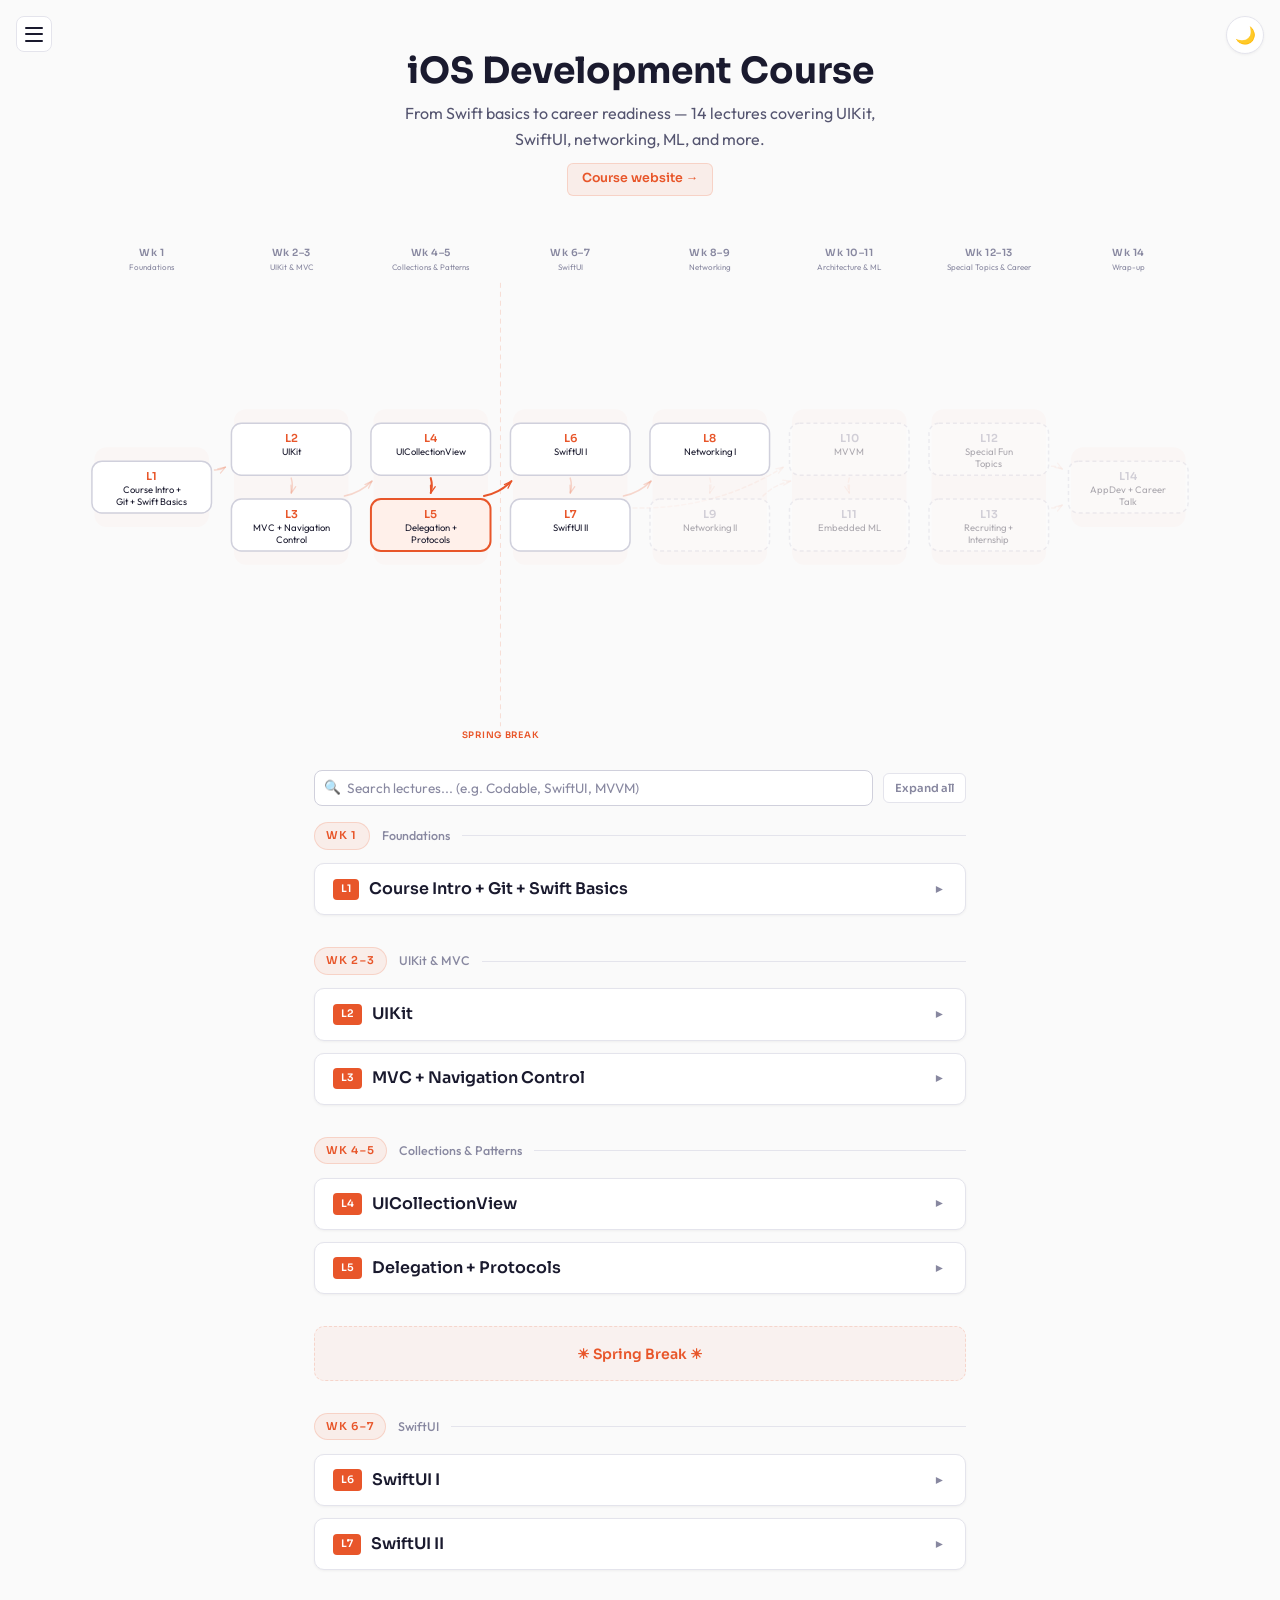
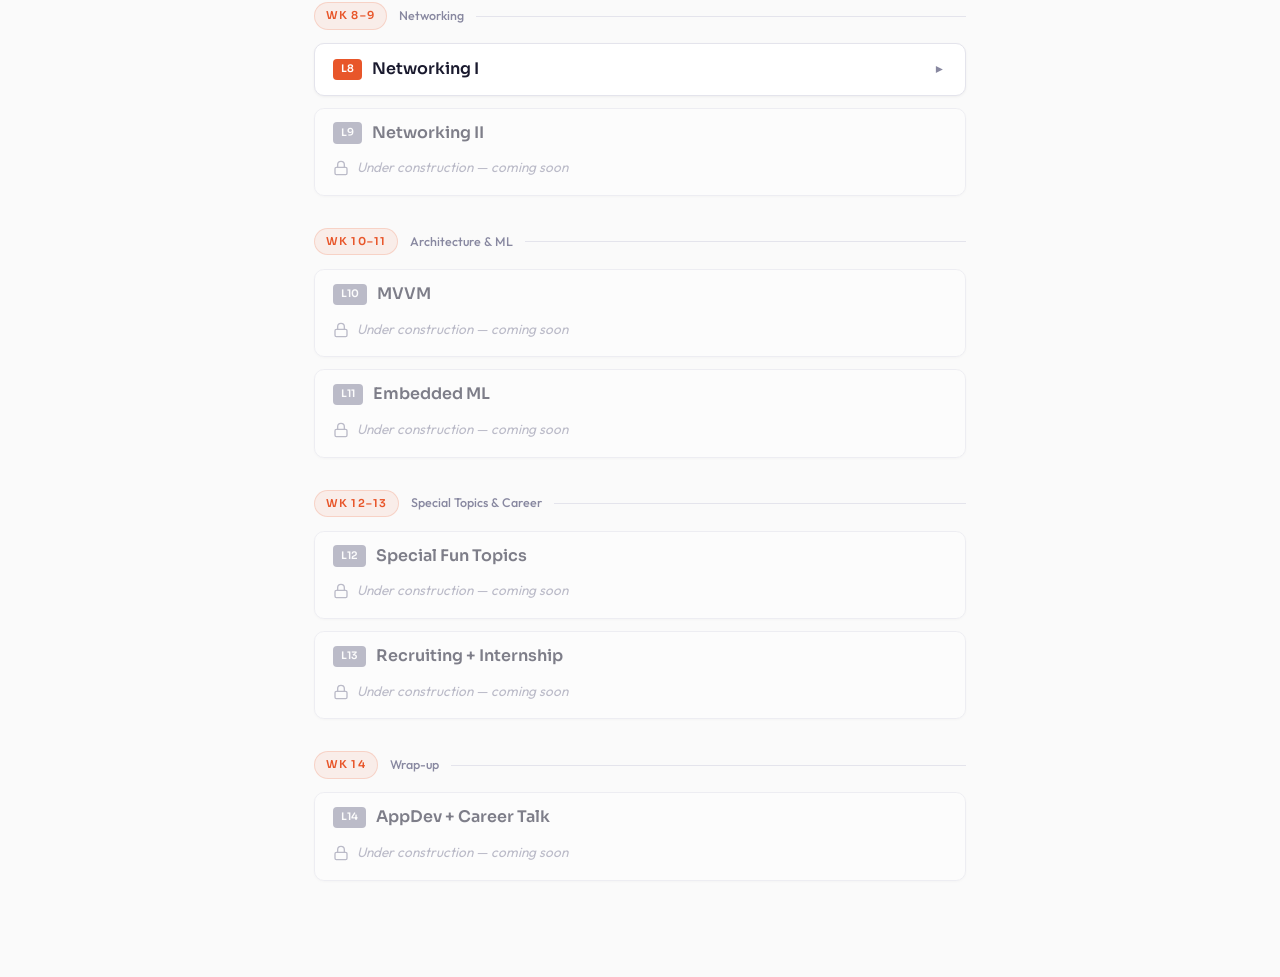
<file: index.html>
<!DOCTYPE html>
<html lang="en">
<head>
<meta charset="UTF-8">
<meta name="viewport" content="width=device-width, initial-scale=1.0">
<title>iOS Development Course</title>
<link rel="preconnect" href="https://fonts.googleapis.com">
<link rel="preconnect" href="https://fonts.gstatic.com" crossorigin>
<link href="https://fonts.googleapis.com/css2?family=Sora:wght@400;500;600;700&family=Outfit:wght@400;500;600&display=swap" rel="stylesheet">
<link rel="stylesheet" href="styles.css">
</head>
<body>
<button class="theme-toggle" id="themeToggle" aria-label="Toggle dark mode" title="Toggle theme"></button>

<nav class="hamburger-nav" id="hamburgerNav">
  <button class="hamburger-btn" id="hamburgerBtn" aria-label="Open menu" aria-expanded="false">
    <span class="hamburger-bar"></span>
    <span class="hamburger-bar"></span>
    <span class="hamburger-bar"></span>
  </button>
  <div class="hamburger-menu" id="hamburgerMenu">
    <div class="menu-section-label">Readings</div>
    <a class="menu-item" href="networking-i-prereading.html">Networking I &mdash; Prereading</a>
  </div>
</nav>

<header>
  <h1>iOS Development Course</h1>
  <p>From Swift basics to career readiness — 14 lectures covering UIKit, SwiftUI, networking, ML, and more.</p>
  <a href="https://ios-course.cornellappdev.com/" target="_blank" rel="noopener" class="course-link">Course website &rarr;</a>
</header>

<div id="graph-container">
  <div class="graph-tooltip" id="tooltip"></div>
  <div class="edge-label-tooltip" id="edgeTooltip"></div>
  <div class="mobile-graph" id="mobileGraph"></div>
</div>

<div class="controls-bar">
  <div class="search-wrap">
    <span class="search-icon">&#x1F50D;</span>
    <input type="text" id="searchInput" placeholder="Search lectures... (e.g. Codable, SwiftUI, MVVM)" aria-label="Search lectures">
    <button class="search-clear" id="searchClear" aria-label="Clear search">&times;</button>
  </div>
  <button class="toggle-all-btn" id="toggleAllBtn">Expand all</button>
</div>

<div class="no-results" id="noResults">No lectures match your search.</div>

<main id="content"></main>

<div class="modal-overlay" id="lectureModal">
  <div class="modal-card">
    <button class="modal-close" id="modalClose" aria-label="Close">&times;</button>
    <div id="modalContent"></div>
  </div>
</div>

<script type="module" src="js/app.js"></script>
</body>
</html>
</file>
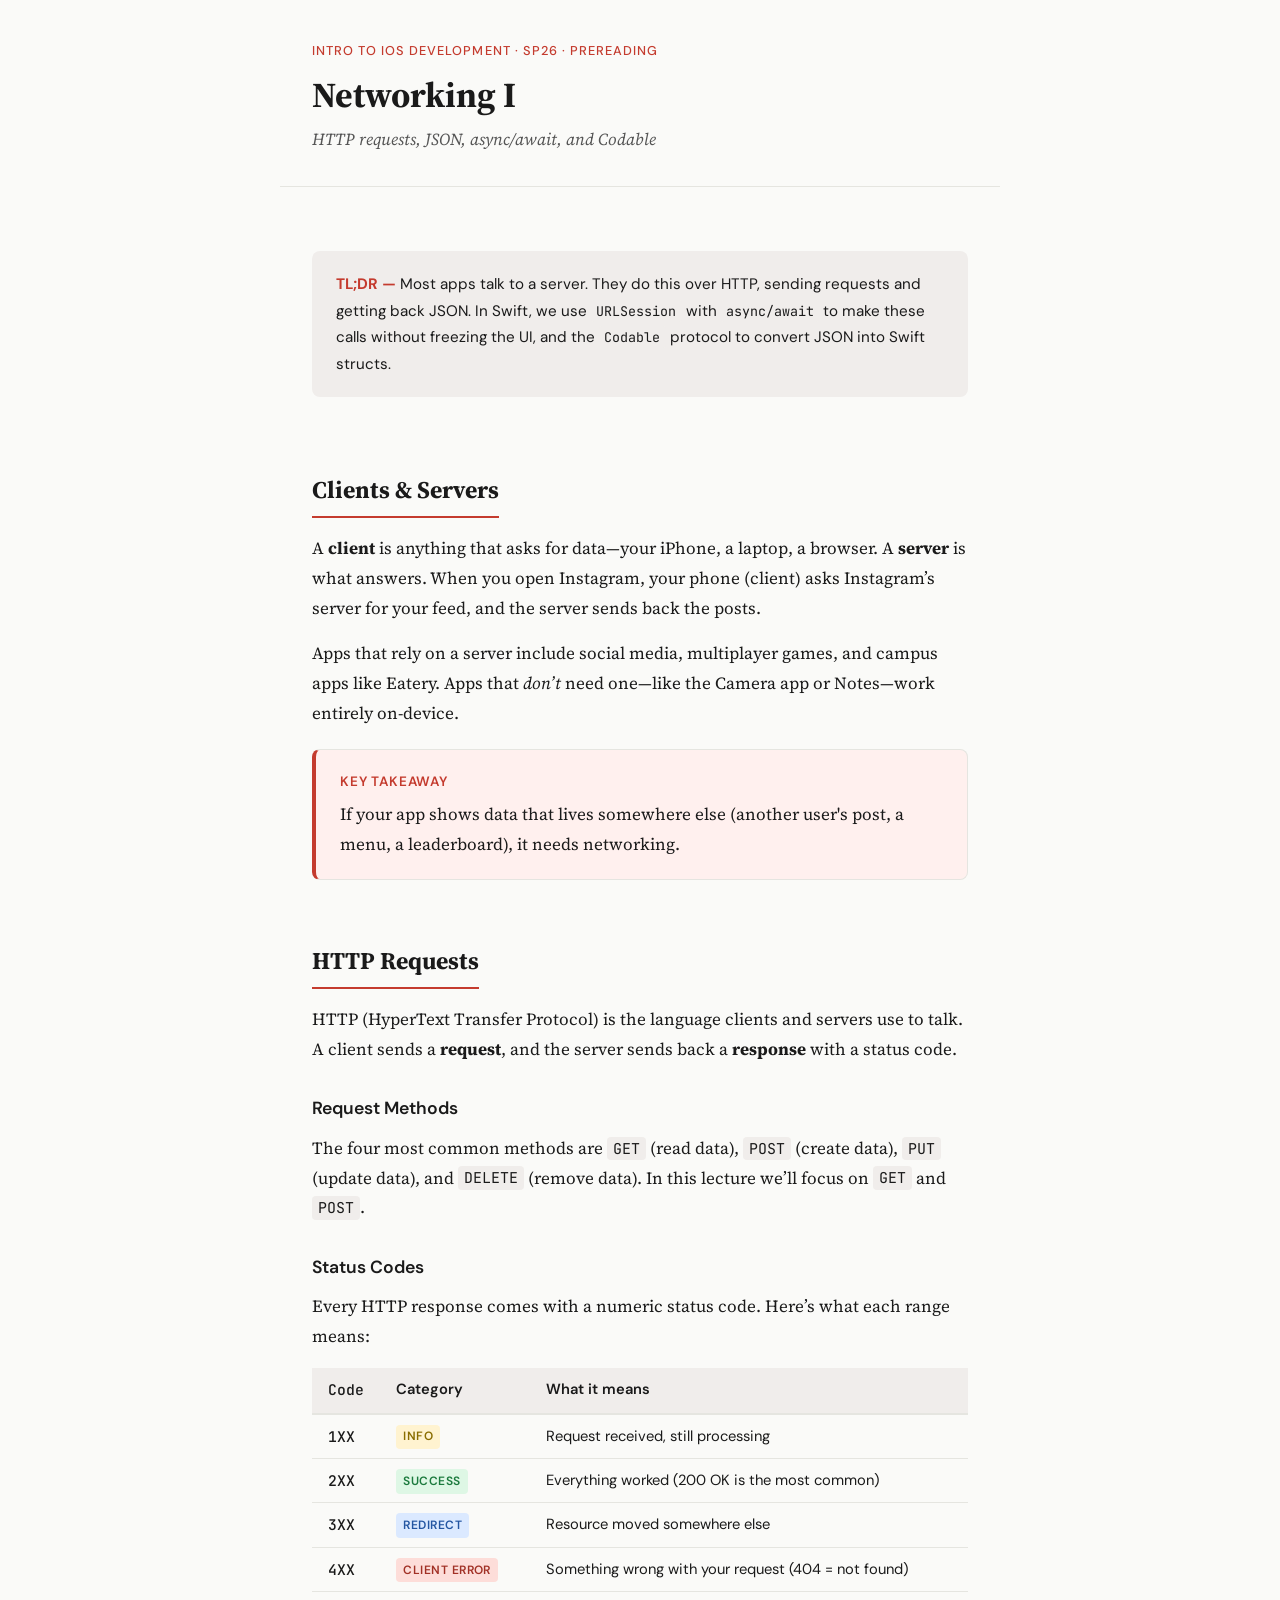
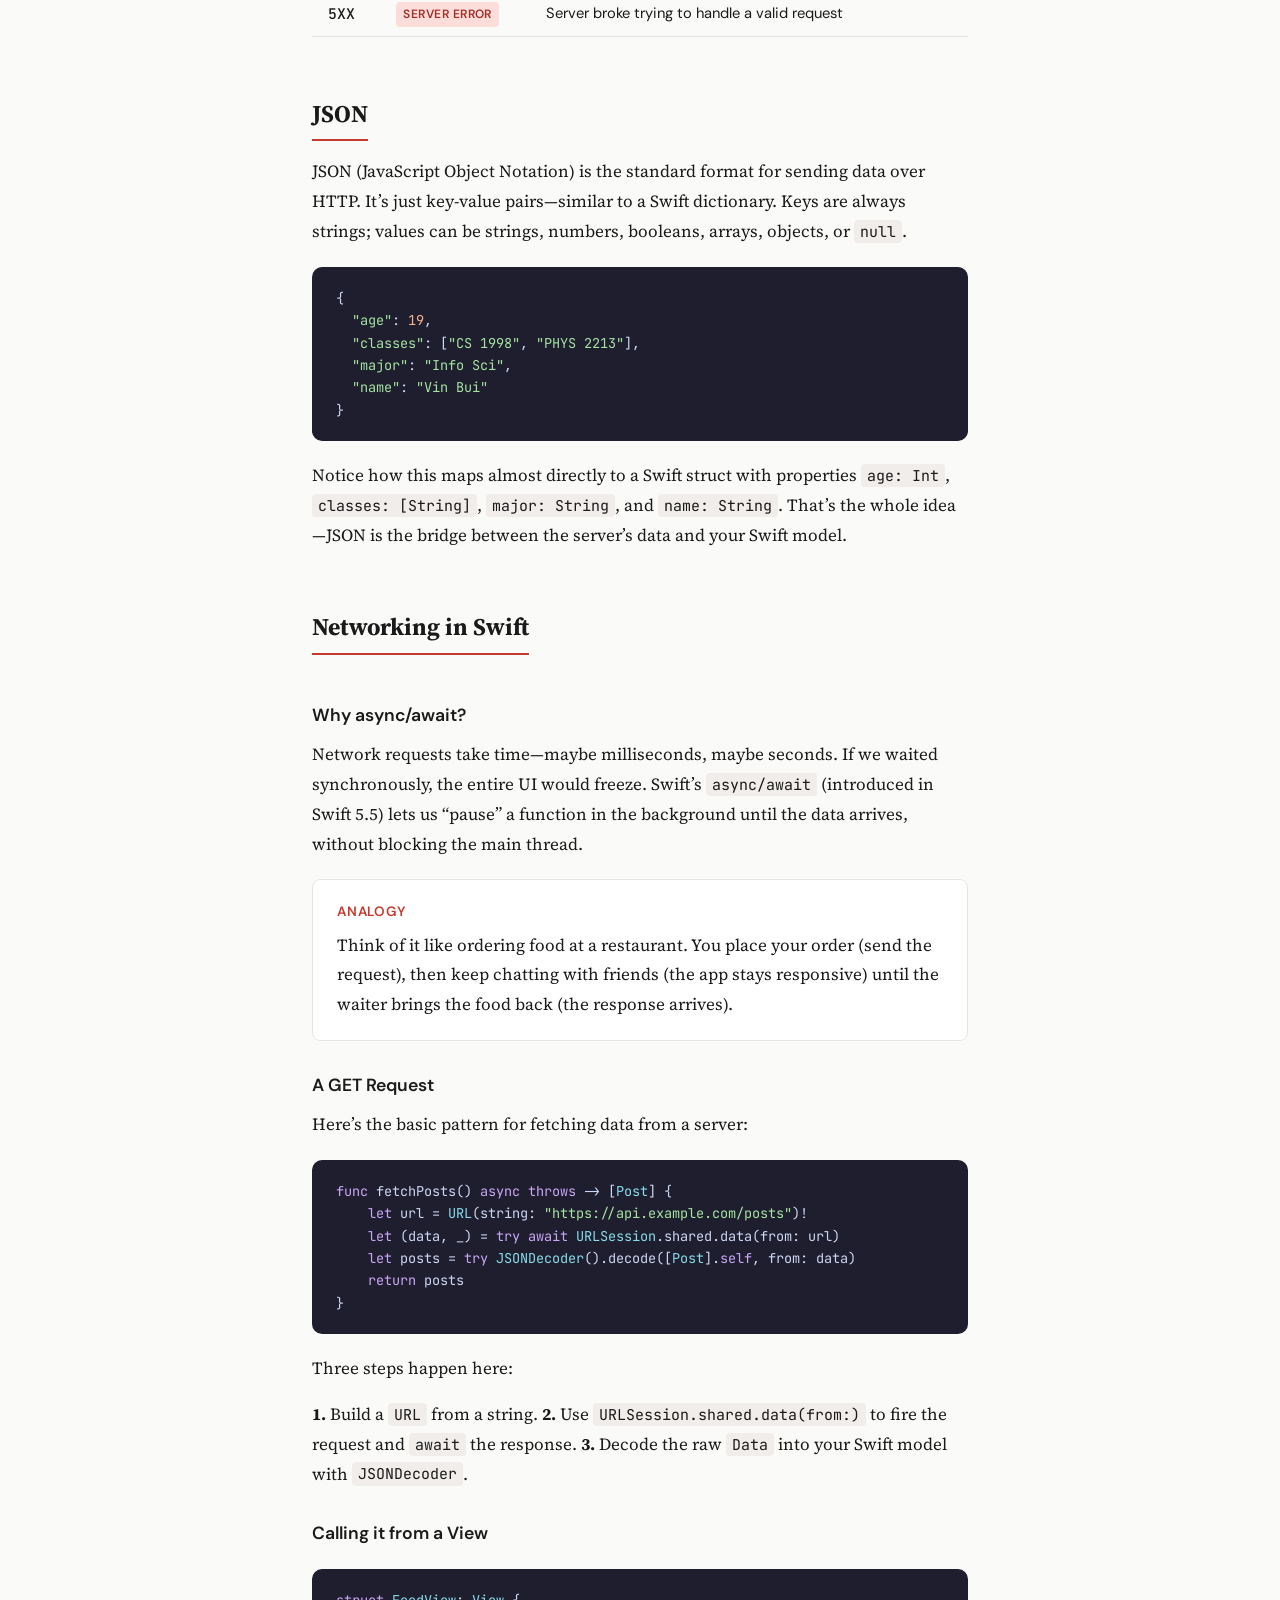
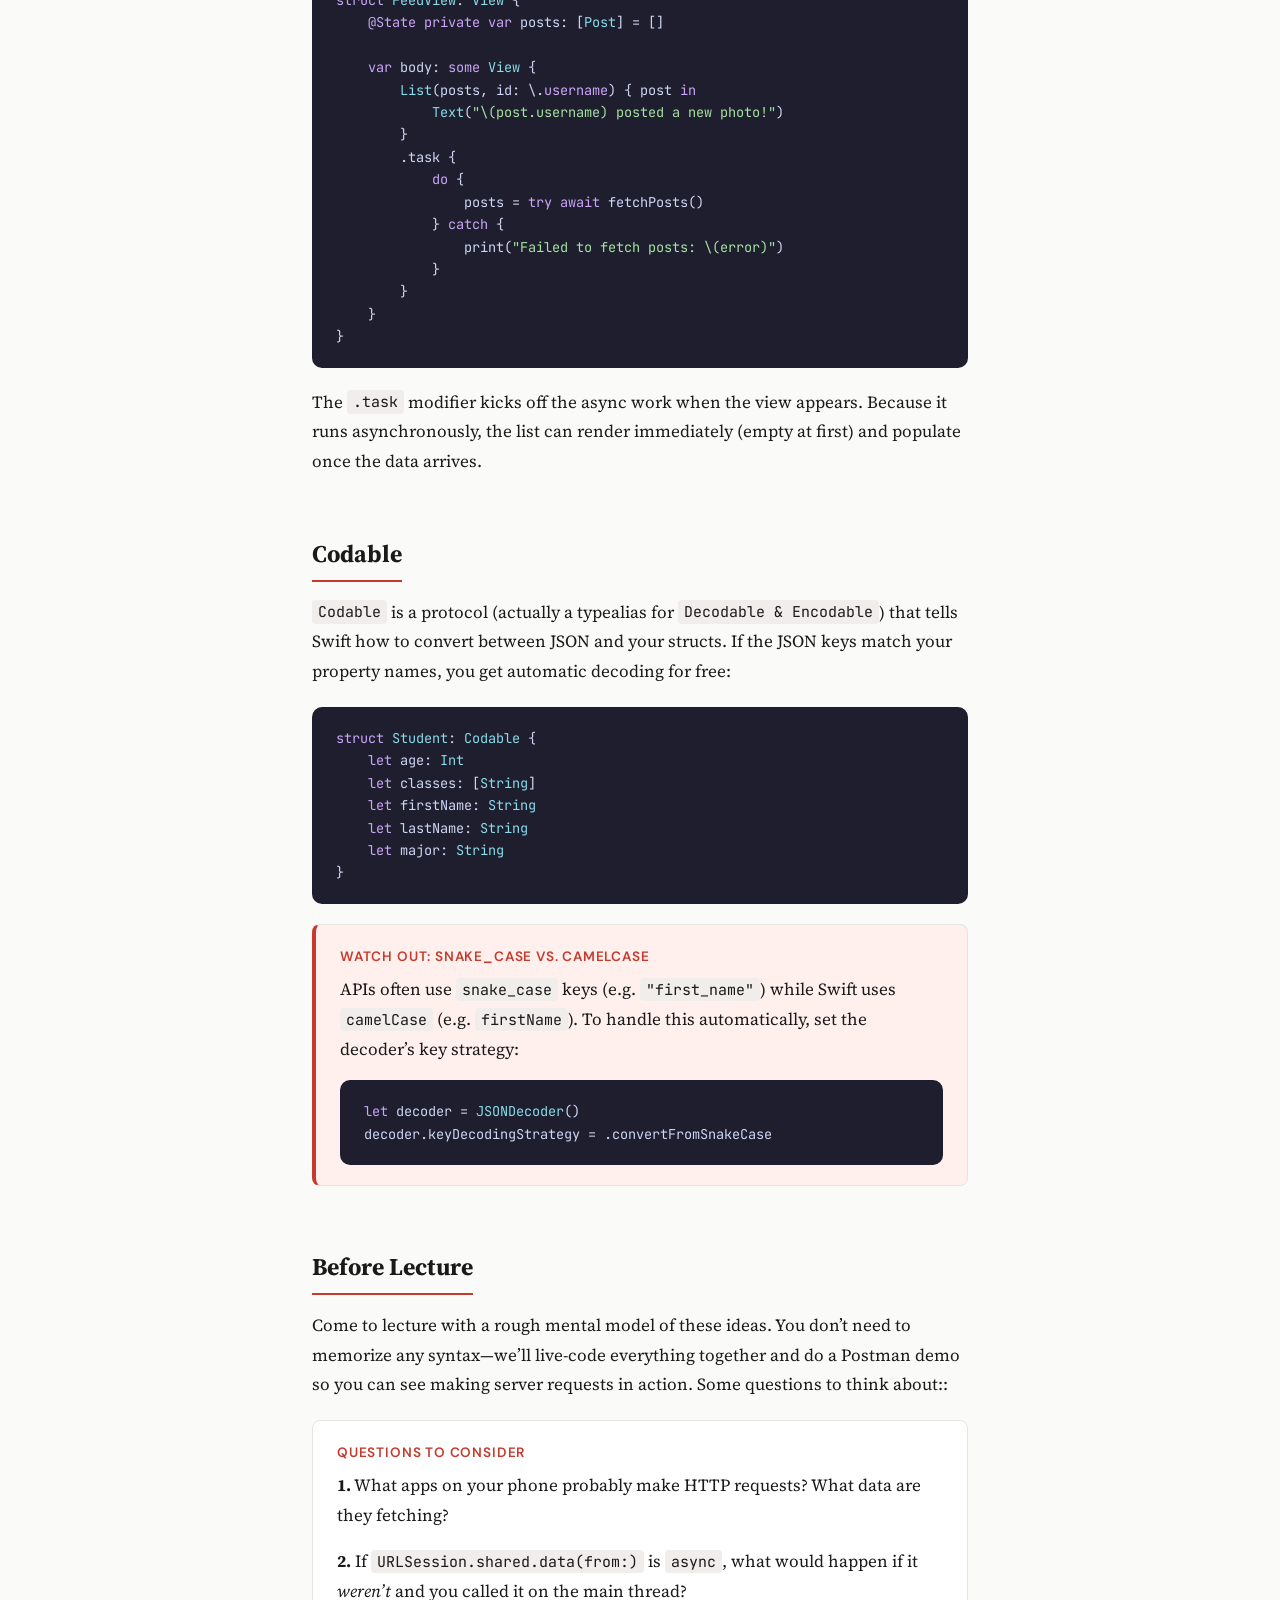
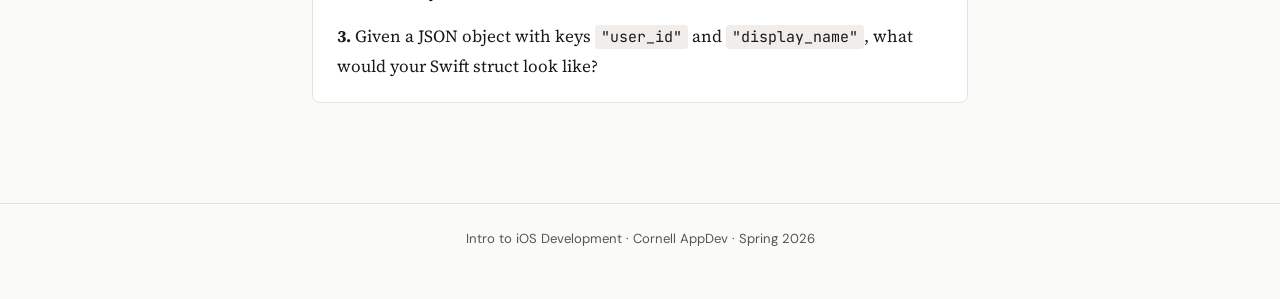
<file: networking-i-prereading.html>
<!DOCTYPE html>
<html lang="en">
<head>
<meta charset="UTF-8">
<meta name="viewport" content="width=device-width, initial-scale=1.0">
<title>Prereading: Networking I</title>
<link href="https://fonts.googleapis.com/css2?family=Source+Serif+4:ital,wght@0,400;0,600;0,700;1,400&family=JetBrains+Mono:wght@400;500&family=DM+Sans:wght@400;500;600&display=swap" rel="stylesheet">
<style>
  :root {
    --bg: #FAFAF8;
    --text: #1a1a1a;
    --text-secondary: #555;
    --accent: #C43B2E;
    --accent-light: #FFF0EE;
    --code-bg: #1E1E2E;
    --code-text: #CDD6F4;
    --border: #E5E5E0;
    --card-bg: #FFFFFF;
    --tag-bg: #F0EDEB;
    --keyword: #CBA6F7;
    --string: #A6E3A1;
    --type: #89DCEB;
    --comment: #6C7086;
    --number: #FAB387;
  }

  * { margin: 0; padding: 0; box-sizing: border-box; }

  body {
    font-family: 'Source Serif 4', Georgia, serif;
    background: var(--bg);
    color: var(--text);
    line-height: 1.75;
    font-size: 17px;
  }

  .header {
    border-bottom: 1px solid var(--border);
    padding: 2.5rem 2rem 2rem;
    max-width: 720px;
    margin: 0 auto;
  }

  .header-meta {
    font-family: 'DM Sans', sans-serif;
    font-size: 0.8rem;
    font-weight: 500;
    color: var(--accent);
    letter-spacing: 0.08em;
    text-transform: uppercase;
    margin-bottom: 0.75rem;
  }

  .header h1 {
    font-size: 2.2rem;
    font-weight: 700;
    line-height: 1.2;
    margin-bottom: 0.5rem;
  }

  .header .subtitle {
    font-size: 1.05rem;
    color: var(--text-secondary);
    font-style: italic;
  }

  main {
    max-width: 720px;
    margin: 0 auto;
    padding: 2rem;
  }

  h2 {
    font-size: 1.5rem;
    font-weight: 700;
    margin: 2.5rem 0 1rem;
    padding-bottom: 0.3rem;
    border-bottom: 2px solid var(--accent);
    display: inline-block;
  }

  h3 {
    font-family: 'DM Sans', sans-serif;
    font-size: 1.1rem;
    font-weight: 600;
    margin: 1.8rem 0 0.6rem;
    color: var(--text);
  }

  p { margin-bottom: 1rem; }

  .concept-card {
    background: var(--card-bg);
    border: 1px solid var(--border);
    border-radius: 8px;
    padding: 1.25rem 1.5rem;
    margin: 1.25rem 0;
  }

  .concept-card.accent {
    border-left: 4px solid var(--accent);
    background: var(--accent-light);
  }

  .concept-card h4 {
    font-family: 'DM Sans', sans-serif;
    font-size: 0.85rem;
    font-weight: 600;
    text-transform: uppercase;
    letter-spacing: 0.06em;
    color: var(--accent);
    margin-bottom: 0.4rem;
  }

  .concept-card p:last-child { margin-bottom: 0; }

  code {
    font-family: 'JetBrains Mono', monospace;
    font-size: 0.88em;
    background: var(--tag-bg);
    padding: 0.15em 0.4em;
    border-radius: 4px;
  }

  pre {
    background: var(--code-bg);
    color: var(--code-text);
    border-radius: 10px;
    padding: 1.25rem 1.5rem;
    margin: 1.25rem 0;
    overflow-x: auto;
    font-family: 'JetBrains Mono', monospace;
    font-size: 0.85rem;
    line-height: 1.65;
  }

  pre code {
    background: none;
    padding: 0;
    border-radius: 0;
    font-size: inherit;
  }

  .kw { color: var(--keyword); }
  .str { color: var(--string); }
  .tp { color: var(--type); }
  .cm { color: var(--comment); font-style: italic; }
  .num { color: var(--number); }

  .status-table {
    width: 100%;
    border-collapse: collapse;
    margin: 1rem 0;
    font-family: 'DM Sans', sans-serif;
    font-size: 0.92rem;
  }

  .status-table th {
    text-align: left;
    padding: 0.6rem 1rem;
    background: var(--tag-bg);
    font-weight: 600;
    border-bottom: 2px solid var(--border);
  }

  .status-table td {
    padding: 0.55rem 1rem;
    border-bottom: 1px solid var(--border);
  }

  .status-table .code-col {
    font-family: 'JetBrains Mono', monospace;
    font-weight: 500;
    width: 60px;
  }

  .tag {
    display: inline-block;
    font-family: 'DM Sans', sans-serif;
    font-size: 0.75rem;
    font-weight: 600;
    padding: 0.15em 0.6em;
    border-radius: 4px;
    text-transform: uppercase;
    letter-spacing: 0.04em;
  }
  .tag.green { background: #DEF7E5; color: #1B7A3D; }
  .tag.red { background: #FDDDD9; color: #A13126; }
  .tag.yellow { background: #FFF3D0; color: #8A6D00; }
  .tag.blue { background: #DBE9FF; color: #2456A2; }

  .tldr {
    font-family: 'DM Sans', sans-serif;
    background: var(--tag-bg);
    border-radius: 8px;
    padding: 1.25rem 1.5rem;
    margin: 2rem 0;
    font-size: 0.95rem;
  }

  .tldr strong { color: var(--accent); }

  .footer-note {
    margin-top: 3rem;
    padding-top: 1.5rem;
    border-top: 1px solid var(--border);
    font-family: 'DM Sans', sans-serif;
    font-size: 0.82rem;
    color: var(--text-secondary);
    text-align: center;
    padding-bottom: 3rem;
  }

  @media (max-width: 600px) {
    .header h1 { font-size: 1.7rem; }
    main { padding: 1.25rem; }
    pre { padding: 1rem; font-size: 0.8rem; }
  }
</style>
</head>
<body>

<div class="header">
  <div class="header-meta">Intro to iOS Development &middot; SP26 &middot; Prereading</div>
  <h1>Networking I</h1>
  <div class="subtitle">HTTP requests, JSON, async/await, and Codable</div>
</div>

<main>

<div class="tldr">
  <strong>TL;DR &mdash;</strong> Most apps talk to a server. They do this over HTTP, sending requests and getting back JSON. In Swift, we use <code>URLSession</code> with <code>async/await</code> to make these calls without freezing the UI, and the <code>Codable</code> protocol to convert JSON into Swift structs.
</div>

<h2>Clients &amp; Servers</h2>

<p>
  A <strong>client</strong> is anything that asks for data&mdash;your iPhone, a laptop, a browser. A <strong>server</strong> is what answers. When you open Instagram, your phone (client) asks Instagram&rsquo;s server for your feed, and the server sends back the posts.
</p>

<p>
  Apps that rely on a server include social media, multiplayer games, and campus apps like Eatery. Apps that <em>don&rsquo;t</em> need one&mdash;like the Camera app or Notes&mdash;work entirely on-device.
</p>

<div class="concept-card accent">
  <h4>Key Takeaway</h4>
  <p>If your app shows data that lives somewhere else (another user's post, a menu, a leaderboard), it needs networking.</p>
</div>


<h2>HTTP Requests</h2>

<p>
  HTTP (HyperText Transfer Protocol) is the language clients and servers use to talk. A client sends a <strong>request</strong>, and the server sends back a <strong>response</strong> with a status code.
</p>

<h3>Request Methods</h3>
<p>
  The four most common methods are <code>GET</code> (read data), <code>POST</code> (create data), <code>PUT</code> (update data), and <code>DELETE</code> (remove data). In this lecture we&rsquo;ll focus on <code>GET</code> and <code>POST</code>.
</p>

<h3>Status Codes</h3>
<p>Every HTTP response comes with a numeric status code. Here&rsquo;s what each range means:</p>

<table class="status-table">
  <tr><th class="code-col">Code</th><th>Category</th><th>What it means</th></tr>
  <tr><td class="code-col">1XX</td><td><span class="tag yellow">Info</span></td><td>Request received, still processing</td></tr>
  <tr><td class="code-col">2XX</td><td><span class="tag green">Success</span></td><td>Everything worked (200 OK is the most common)</td></tr>
  <tr><td class="code-col">3XX</td><td><span class="tag blue">Redirect</span></td><td>Resource moved somewhere else</td></tr>
  <tr><td class="code-col">4XX</td><td><span class="tag red">Client Error</span></td><td>Something wrong with your request (404 = not found)</td></tr>
  <tr><td class="code-col">5XX</td><td><span class="tag red">Server Error</span></td><td>Server broke trying to handle a valid request</td></tr>
</table>


<h2>JSON</h2>

<p>
  JSON (JavaScript Object Notation) is the standard format for sending data over HTTP. It&rsquo;s just key-value pairs&mdash;similar to a Swift dictionary. Keys are always strings; values can be strings, numbers, booleans, arrays, objects, or <code>null</code>.
</p>

<pre><code>{
  <span class="str">"age"</span>: <span class="num">19</span>,
  <span class="str">"classes"</span>: [<span class="str">"CS 1998"</span>, <span class="str">"PHYS 2213"</span>],
  <span class="str">"major"</span>: <span class="str">"Info Sci"</span>,
  <span class="str">"name"</span>: <span class="str">"Vin Bui"</span>
}</code></pre>

<p>
  Notice how this maps almost directly to a Swift struct with properties <code>age: Int</code>, <code>classes: [String]</code>, <code>major: String</code>, and <code>name: String</code>. That&rsquo;s the whole idea&mdash;JSON is the bridge between the server&rsquo;s data and your Swift model.
</p>


<h2>Networking in Swift</h2>

<h3>Why async/await?</h3>
<p>
  Network requests take time&mdash;maybe milliseconds, maybe seconds. If we waited synchronously, the entire UI would freeze. Swift&rsquo;s <code>async/await</code> (introduced in Swift 5.5) lets us &ldquo;pause&rdquo; a function in the background until the data arrives, without blocking the main thread.
</p>

<div class="concept-card">
  <h4>Analogy</h4>
  <p>Think of it like ordering food at a restaurant. You place your order (send the request), then keep chatting with friends (the app stays responsive) until the waiter brings the food back (the response arrives).</p>
</div>

<h3>A GET Request</h3>
<p>Here&rsquo;s the basic pattern for fetching data from a server:</p>

<pre><code><span class="kw">func</span> fetchPosts() <span class="kw">async throws</span> -> [<span class="tp">Post</span>] {
    <span class="kw">let</span> url = <span class="tp">URL</span>(string: <span class="str">"https://api.example.com/posts"</span>)!
    <span class="kw">let</span> (data, _) = <span class="kw">try await</span> <span class="tp">URLSession</span>.shared.data(from: url)
    <span class="kw">let</span> posts = <span class="kw">try</span> <span class="tp">JSONDecoder</span>().decode([<span class="tp">Post</span>].<span class="kw">self</span>, from: data)
    <span class="kw">return</span> posts
}</code></pre>

<p>Three steps happen here:</p>
<p>
  <strong>1.</strong> Build a <code>URL</code> from a string. <strong>2.</strong> Use <code>URLSession.shared.data(from:)</code> to fire the request and <code>await</code> the response. <strong>3.</strong> Decode the raw <code>Data</code> into your Swift model with <code>JSONDecoder</code>.
</p>

<h3>Calling it from a View</h3>
<pre><code><span class="kw">struct</span> <span class="tp">FeedView</span>: <span class="tp">View</span> {
    <span class="kw">@State private var</span> posts: [<span class="tp">Post</span>] = []

    <span class="kw">var</span> body: <span class="kw">some</span> <span class="tp">View</span> {
        <span class="tp">List</span>(posts, id: \.<span class="kw">username</span>) { post <span class="kw">in</span>
            <span class="tp">Text</span>(<span class="str">"\(post.username) posted a new photo!"</span>)
        }
        .task {
            <span class="kw">do</span> {
                posts = <span class="kw">try await</span> fetchPosts()
            } <span class="kw">catch</span> {
                print(<span class="str">"Failed to fetch posts: \(error)"</span>)
            }
        }
    }
}</code></pre>

<p>
  The <code>.task</code> modifier kicks off the async work when the view appears. Because it runs asynchronously, the list can render immediately (empty at first) and populate once the data arrives.
</p>


<h2>Codable</h2>

<p>
  <code>Codable</code> is a protocol (actually a typealias for <code>Decodable &amp; Encodable</code>) that tells Swift how to convert between JSON and your structs. If the JSON keys match your property names, you get automatic decoding for free:
</p>

<pre><code><span class="kw">struct</span> <span class="tp">Student</span>: <span class="tp">Codable</span> {
    <span class="kw">let</span> age: <span class="tp">Int</span>
    <span class="kw">let</span> classes: [<span class="tp">String</span>]
    <span class="kw">let</span> firstName: <span class="tp">String</span>
    <span class="kw">let</span> lastName: <span class="tp">String</span>
    <span class="kw">let</span> major: <span class="tp">String</span>
}</code></pre>

<div class="concept-card accent">
  <h4>Watch Out: snake_case vs. camelCase</h4>
  <p>
    APIs often use <code>snake_case</code> keys (e.g. <code>"first_name"</code>) while Swift uses <code>camelCase</code> (e.g. <code>firstName</code>). To handle this automatically, set the decoder&rsquo;s key strategy:
  </p>
  <pre style="margin-top:0.75rem; margin-bottom:0;"><code><span class="kw">let</span> decoder = <span class="tp">JSONDecoder</span>()
decoder.keyDecodingStrategy = .convertFromSnakeCase</code></pre>
</div>


<h2>Before Lecture</h2>

<p>Come to lecture with a rough mental model of these ideas. You don’t need to memorize any syntax—we’ll live-code everything together and do a Postman demo so you can see making server requests in action. Some questions to think about::</p>

<div class="concept-card">
  <h4>Questions to Consider</h4>
  <p><strong>1.</strong> What apps on your phone probably make HTTP requests? What data are they fetching?</p>
  <p><strong>2.</strong> If <code>URLSession.shared.data(from:)</code> is <code>async</code>, what would happen if it <em>weren&rsquo;t</em> and you called it on the main thread?</p>
  <p style="margin-bottom:0;"><strong>3.</strong> Given a JSON object with keys <code>"user_id"</code> and <code>"display_name"</code>, what would your Swift struct look like?</p>
</div>

</main>

<div class="footer-note">
  Intro to iOS Development &middot; Cornell AppDev &middot; Spring 2026
</div>

</body>
</html>
</file>
<file: styles.css>
:root {
  --bg: #fafafa;
  --bg-card: #ffffff;
  --text: #1a1a2e;
  --text-secondary: #555570;
  --text-dim: #8888a0;
  --accent: #E8562A;
  --accent-light: rgba(232, 86, 42, 0.08);
  --accent-mid: rgba(232, 86, 42, 0.18);
  --border: #e4e4ec;
  --shadow: 0 1px 3px rgba(0,0,0,0.05);
  --node-bg: #ffffff;
  --node-border: #d0d0dc;
  --node-text: #1a1a2e;
  --node-hover-bg: #fff8f5;
  --node-active-bg: #fff0ea;
  --edge-color: rgba(232, 86, 42, 0.22);
  --edge-hover: rgba(232, 86, 42, 0.7);
  --break-bg: rgba(232, 86, 42, 0.05);
  --break-border: rgba(232, 86, 42, 0.18);
  --tooltip-bg: #1a1a2e;
  --tooltip-text: #f0f0f0;
  --week-bg: rgba(232, 86, 42, 0.03);
  --week-border: rgba(232, 86, 42, 0.08);
  --week-text: #8888a0;
  --col-bg: rgba(232, 86, 42, 0.025);
  --search-bg: #ffffff;
  --search-border: #d0d0dc;
  --search-focus: rgba(232, 86, 42, 0.3);
  --highlight-bg: rgba(232, 86, 42, 0.08);
}

[data-theme="dark"] {
  --bg: #0e0e14;
  --bg-card: #181822;
  --text: #e4e4f0;
  --text-secondary: #a0a0b8;
  --text-dim: #6a6a82;
  --accent: #FF7A4A;
  --accent-light: rgba(255, 122, 74, 0.08);
  --accent-mid: rgba(255, 122, 74, 0.15);
  --border: #28283a;
  --shadow: 0 1px 3px rgba(0,0,0,0.25);
  --node-bg: #1c1c28;
  --node-border: #34344a;
  --node-text: #e4e4f0;
  --node-hover-bg: #241c1a;
  --node-active-bg: #2e1e18;
  --edge-color: rgba(255, 122, 74, 0.18);
  --edge-hover: rgba(255, 122, 74, 0.65);
  --break-bg: rgba(255, 122, 74, 0.05);
  --break-border: rgba(255, 122, 74, 0.12);
  --tooltip-bg: #e4e4f0;
  --tooltip-text: #1a1a2e;
  --week-bg: rgba(255, 122, 74, 0.03);
  --week-border: rgba(255, 122, 74, 0.08);
  --week-text: #6a6a82;
  --col-bg: rgba(255, 122, 74, 0.02);
  --search-bg: #1c1c28;
  --search-border: #34344a;
  --search-focus: rgba(255, 122, 74, 0.25);
  --highlight-bg: rgba(255, 122, 74, 0.06);
}

* { margin: 0; padding: 0; box-sizing: border-box; }

body {
  font-family: 'Outfit', sans-serif;
  background: var(--bg);
  color: var(--text);
  line-height: 1.6;
  transition: background 0.3s, color 0.3s;
}

h1, h2, h3 {
  font-family: 'Sora', sans-serif;
  font-weight: 600;
  line-height: 1.3;
}

/* Theme toggle */
.theme-toggle {
  position: fixed;
  top: 1rem;
  right: 1rem;
  z-index: 100;
  background: var(--bg-card);
  border: 1px solid var(--border);
  border-radius: 50%;
  width: 38px;
  height: 38px;
  display: flex;
  align-items: center;
  justify-content: center;
  cursor: pointer;
  font-size: 1.05rem;
  box-shadow: var(--shadow);
  transition: background 0.3s, border-color 0.3s;
  -webkit-tap-highlight-color: transparent;
}
.theme-toggle:hover { border-color: var(--accent); }
.theme-toggle:focus-visible { outline: 2px solid var(--accent); outline-offset: 2px; }

/* Header */
header {
  text-align: center;
  padding: 3rem 1.5rem 1rem;
  max-width: 680px;
  margin: 0 auto;
}

header h1 {
  font-size: clamp(1.6rem, 4vw, 2.25rem);
  font-weight: 700;
  margin-bottom: 0.4rem;
}

header p {
  color: var(--text-secondary);
  font-size: 1rem;
  max-width: 500px;
  margin: 0 auto;
}

.course-link {
  display: inline-block;
  margin-top: 0.65rem;
  font-family: 'Sora', sans-serif;
  font-size: 0.78rem;
  font-weight: 600;
  color: var(--accent);
  text-decoration: none;
  border: 1px solid var(--accent-mid);
  background: var(--accent-light);
  padding: 0.35rem 0.85rem;
  border-radius: 6px;
  transition: background 0.2s, border-color 0.2s;
}
.course-link:hover {
  background: var(--accent-mid);
  border-color: var(--accent);
}

/* Hamburger Nav */
.hamburger-nav {
  position: fixed;
  top: 1rem;
  left: 1rem;
  z-index: 100;
}

.hamburger-btn {
  display: flex;
  flex-direction: column;
  justify-content: center;
  gap: 4.5px;
  width: 36px;
  height: 36px;
  padding: 8px;
  background: var(--bg-card);
  border: 1px solid var(--border);
  border-radius: 8px;
  cursor: pointer;
  transition: border-color 0.2s;
}

.hamburger-btn:hover { border-color: var(--accent); }
.hamburger-btn:focus-visible { outline: 2px solid var(--accent); outline-offset: 2px; }

.hamburger-bar {
  display: block;
  width: 100%;
  height: 2px;
  background: var(--text);
  border-radius: 1px;
  transition: background 0.2s;
}

.hamburger-menu {
  position: absolute;
  top: calc(100% + 6px);
  left: 0;
  min-width: 240px;
  background: var(--bg-card);
  border: 1px solid var(--border);
  border-radius: 10px;
  box-shadow: 0 8px 24px rgba(0,0,0,0.12);
  padding: 0.5rem 0;
  opacity: 0;
  visibility: hidden;
  transform: translateY(-6px);
  transition: opacity 0.2s, transform 0.2s, visibility 0.2s;
}

.hamburger-menu.open {
  opacity: 1;
  visibility: visible;
  transform: translateY(0);
}

.menu-section-label {
  font-family: 'Sora', sans-serif;
  font-size: 0.65rem;
  font-weight: 600;
  text-transform: uppercase;
  letter-spacing: 0.08em;
  color: var(--text-dim);
  padding: 0.5rem 1rem 0.25rem;
}

.menu-item {
  display: block;
  font-family: 'Outfit', sans-serif;
  font-size: 0.88rem;
  color: var(--text);
  text-decoration: none;
  padding: 0.5rem 1rem;
  transition: background 0.15s, color 0.15s;
}

.menu-item:hover {
  background: var(--accent-light);
  color: var(--accent);
}

/* Graph */
#graph-container {
  width: 100%;
  max-width: 1180px;
  margin: 1rem auto 1.5rem;
  padding: 0 0.75rem;
  position: relative;
}

#graph-svg {
  width: 100%;
  height: auto;
  display: block;
}

.graph-tooltip {
  position: fixed;
  background: var(--tooltip-bg);
  color: var(--tooltip-text);
  padding: 0.55rem 0.85rem;
  border-radius: 8px;
  font-size: 0.8rem;
  max-width: 280px;
  pointer-events: none;
  opacity: 0;
  transition: opacity 0.15s;
  z-index: 200;
  line-height: 1.45;
  font-family: 'Outfit', sans-serif;
}

.edge-label-tooltip {
  position: fixed;
  background: var(--accent);
  color: #fff;
  padding: 0.25rem 0.6rem;
  border-radius: 5px;
  font-size: 0.72rem;
  pointer-events: none;
  opacity: 0;
  transition: opacity 0.15s;
  z-index: 200;
  font-family: 'Outfit', sans-serif;
  font-weight: 500;
  white-space: nowrap;
}

/* Search + controls bar */
.controls-bar {
  max-width: 700px;
  margin: 0 auto 1rem;
  padding: 0 1.5rem;
  display: flex;
  align-items: center;
  gap: 0.6rem;
}

.search-wrap {
  flex: 1;
  position: relative;
}

.search-wrap input {
  width: 100%;
  padding: 0.5rem 0.75rem 0.5rem 2rem;
  border: 1px solid var(--search-border);
  border-radius: 8px;
  background: var(--search-bg);
  color: var(--text);
  font-family: 'Outfit', sans-serif;
  font-size: 0.85rem;
  outline: none;
  transition: border-color 0.2s, box-shadow 0.2s;
}

.search-wrap input::placeholder { color: var(--text-dim); }
.search-wrap input:focus {
  border-color: var(--accent);
  box-shadow: 0 0 0 2px var(--search-focus);
}

.search-icon {
  position: absolute;
  left: 0.65rem;
  top: 50%;
  transform: translateY(-50%);
  color: var(--text-dim);
  font-size: 0.85rem;
  pointer-events: none;
}

.search-clear {
  position: absolute;
  right: 0.5rem;
  top: 50%;
  transform: translateY(-50%);
  background: none;
  border: none;
  color: var(--text-dim);
  cursor: pointer;
  font-size: 0.9rem;
  padding: 0.1rem 0.2rem;
  display: none;
  line-height: 1;
}
.search-clear:hover { color: var(--text); }

.toggle-all-btn {
  font-family: 'Sora', sans-serif;
  font-size: 0.7rem;
  font-weight: 600;
  background: var(--bg-card);
  color: var(--text-dim);
  border: 1px solid var(--border);
  border-radius: 6px;
  padding: 0.45rem 0.7rem;
  cursor: pointer;
  white-space: nowrap;
  transition: border-color 0.2s, color 0.2s;
}
.toggle-all-btn:hover {
  border-color: var(--accent);
  color: var(--accent);
}

.no-results {
  text-align: center;
  padding: 2rem 1rem;
  color: var(--text-dim);
  font-size: 0.9rem;
  display: none;
}

/* Content */
main {
  max-width: 700px;
  margin: 0 auto;
  padding: 0 1.5rem 4rem;
}

.week-group {
  margin-bottom: 2rem;
}

.week-group.search-hidden { display: none; }

.week-header {
  display: flex;
  align-items: center;
  gap: 0.75rem;
  margin-bottom: 0.85rem;
}

.week-label {
  font-family: 'Sora', sans-serif;
  font-size: 0.68rem;
  font-weight: 600;
  text-transform: uppercase;
  letter-spacing: 0.1em;
  color: var(--accent);
  background: var(--accent-light);
  border: 1px solid var(--accent-mid);
  padding: 0.25rem 0.7rem;
  border-radius: 20px;
  white-space: nowrap;
}

.week-topic {
  font-size: 0.78rem;
  color: var(--text-dim);
  font-weight: 500;
}

.week-line {
  flex: 1;
  height: 1px;
  background: var(--border);
}

/* Section cards */
.section {
  background: var(--bg-card);
  border: 1px solid var(--border);
  border-radius: 10px;
  margin-bottom: 0.75rem;
  box-shadow: var(--shadow);
  overflow: hidden;
  opacity: 0;
  transform: translateY(10px);
  transition: opacity 0.4s ease, transform 0.4s ease, border-color 0.3s, box-shadow 0.3s;
}

.section.visible {
  opacity: 1;
  transform: translateY(0);
}

.section.highlighted {
  border-color: var(--accent);
  box-shadow: 0 0 0 2px var(--accent-mid);
}

.section.search-hidden { display: none; }

.section.search-match .section-body mark {
  background: var(--accent-mid);
  color: var(--text);
  border-radius: 2px;
  padding: 0 1px;
}

.section-header {
  display: flex;
  align-items: center;
  padding: 0.85rem 1.1rem;
  cursor: pointer;
  user-select: none;
  -webkit-tap-highlight-color: transparent;
  gap: 0.65rem;
}

.section-header:hover { background: var(--accent-light); }
.section-header:focus-visible { outline: 2px solid var(--accent); outline-offset: -2px; }

.section-header h2 {
  font-size: 1rem;
  font-weight: 600;
  flex: 1;
}

.lecture-badge {
  font-family: 'Sora', sans-serif;
  font-size: 0.65rem;
  font-weight: 600;
  background: var(--accent);
  color: #fff;
  padding: 0.15rem 0.5rem;
  border-radius: 4px;
  white-space: nowrap;
  flex-shrink: 0;
}

.collapse-icon {
  font-size: 0.9rem;
  color: var(--text-dim);
  transition: transform 0.25s;
  flex-shrink: 0;
  width: 1rem;
  text-align: center;
}

.section.collapsed .collapse-icon { transform: rotate(-90deg); }

.section-body {
  padding: 0 1.1rem 1rem;
  color: var(--text-secondary);
  font-size: 0.9rem;
  overflow: hidden;
  transition: max-height 0.3s ease, padding 0.3s ease;
}

.section.collapsed .section-body {
  max-height: 0 !important;
  padding-top: 0;
  padding-bottom: 0;
}

.section-body p { margin-bottom: 0.55rem; }
.section-body strong { color: var(--text); font-weight: 600; }
.section-body code {
  background: var(--accent-light);
  padding: 0.1em 0.3em;
  border-radius: 3px;
  font-size: 0.87em;
}
.section-body ul, .section-body ol {
  margin: 0.4rem 0 0.65rem 1.1rem;
}
.section-body li { margin-bottom: 0.2rem; }

/* Locked / under construction lectures */
.section.locked .section-header { cursor: default; }
.section.locked .section-header:hover { background: transparent; }
.section.locked .lecture-badge { background: var(--text-dim); }
.section.locked .collapse-icon { display: none; }
.section.locked .section-body { max-height: none !important; padding: 0 1.1rem 1rem; }
.section.locked.visible { opacity: 0.55; }

.locked-banner {
  display: flex;
  align-items: center;
  gap: 0.5rem;
  color: var(--text-dim);
  font-size: 0.85rem;
  font-style: italic;
}
.locked-banner svg { flex-shrink: 0; }

/* Back link */
.back-link {
  display: inline-block;
  margin-top: 0.35rem;
  font-size: 0.78rem;
  color: var(--accent);
  text-decoration: none;
  cursor: pointer;
  opacity: 0.7;
  transition: opacity 0.2s;
}
.back-link:hover { opacity: 1; text-decoration: underline; }

/* Break banner */
.break-banner {
  background: var(--break-bg);
  border: 1px dashed var(--break-border);
  border-radius: 10px;
  padding: 0.85rem 1rem;
  text-align: center;
  margin-bottom: 2rem;
  opacity: 0;
  transform: translateY(10px);
  transition: opacity 0.4s ease, transform 0.4s ease;
}
.break-banner.visible { opacity: 1; transform: translateY(0); }
.break-banner span {
  font-family: 'Sora', sans-serif;
  font-weight: 600;
  font-size: 0.88rem;
  color: var(--accent);
}

/* Mobile graph */
.mobile-graph {
  display: none;
  padding: 0 0.25rem;
}

.mobile-graph .mg-week {
  display: flex;
  align-items: stretch;
  gap: 0.5rem;
  margin-bottom: 0.5rem;
}

.mobile-graph .mg-label {
  font-family: 'Sora', sans-serif;
  font-size: 0.6rem;
  font-weight: 600;
  color: var(--text-dim);
  text-transform: uppercase;
  letter-spacing: 0.05em;
  width: 2.5rem;
  flex-shrink: 0;
  display: flex;
  align-items: center;
  justify-content: center;
}

.mobile-graph .mg-nodes {
  display: flex;
  gap: 0.4rem;
  flex: 1;
}

.mobile-graph .mg-node {
  flex: 1;
  background: var(--node-bg);
  border: 1px solid var(--node-border);
  border-radius: 8px;
  padding: 0.5rem 0.6rem;
  cursor: pointer;
  transition: border-color 0.2s, background 0.2s;
  text-align: center;
}

.mobile-graph .mg-node:hover {
  border-color: var(--accent);
  background: var(--node-hover-bg);
}

.mobile-graph .mg-node.mg-active {
  border-color: var(--accent);
  background: var(--node-active-bg);
}

.mobile-graph .mg-node .mg-num {
  font-family: 'Sora', sans-serif;
  font-size: 0.65rem;
  font-weight: 600;
  color: var(--accent);
}

.mobile-graph .mg-node .mg-title {
  font-size: 0.7rem;
  color: var(--node-text);
  margin-top: 0.15rem;
  line-height: 1.3;
}

.mobile-graph .mg-node.mg-locked {
  opacity: 0.45;
  cursor: default;
  border-style: dashed;
}
.mobile-graph .mg-node.mg-locked .mg-num { color: var(--text-dim); }
.mobile-graph .mg-node.mg-locked:hover {
  border-color: var(--node-border);
  background: var(--node-bg);
}

.mobile-graph .mg-break {
  text-align: center;
  padding: 0.5rem;
  font-family: 'Sora', sans-serif;
  font-size: 0.75rem;
  font-weight: 600;
  color: var(--accent);
  opacity: 0.6;
  margin-bottom: 0.5rem;
}

/* Lecture summary modal */
.modal-overlay {
  position: fixed;
  inset: 0;
  background: rgba(0,0,0,0.45);
  z-index: 1000;
  display: flex;
  align-items: center;
  justify-content: center;
  opacity: 0;
  pointer-events: none;
  transition: opacity 0.25s ease;
  backdrop-filter: blur(4px);
}
.modal-overlay.active {
  opacity: 1;
  pointer-events: auto;
}
.modal-card {
  background: var(--bg-card);
  border: 1px solid var(--border);
  border-radius: 16px;
  max-width: 600px;
  width: 92vw;
  max-height: 80vh;
  overflow-y: auto;
  padding: 2rem;
  box-shadow: 0 20px 60px rgba(0,0,0,0.2);
  transform: translateY(16px) scale(0.97);
  transition: transform 0.25s ease;
  position: relative;
}
.modal-overlay.active .modal-card {
  transform: translateY(0) scale(1);
}
.modal-close {
  position: absolute;
  top: 1rem;
  right: 1rem;
  background: none;
  border: none;
  font-size: 1.5rem;
  color: var(--text-dim);
  cursor: pointer;
  width: 32px;
  height: 32px;
  display: flex;
  align-items: center;
  justify-content: center;
  border-radius: 8px;
  transition: background 0.15s, color 0.15s;
}
.modal-close:hover {
  background: var(--accent-light);
  color: var(--accent);
}
.modal-badge {
  display: inline-block;
  background: var(--accent);
  color: #fff;
  font-family: 'Sora', sans-serif;
  font-size: 0.75rem;
  font-weight: 600;
  padding: 0.2rem 0.6rem;
  border-radius: 6px;
  margin-bottom: 0.5rem;
}
.modal-title {
  font-family: 'Sora', sans-serif;
  font-size: 1.3rem;
  font-weight: 600;
  color: var(--text);
  margin: 0 0 1.25rem;
  padding-right: 2rem;
}
.modal-section {
  margin-bottom: 1.25rem;
}
.modal-section-label {
  font-family: 'Sora', sans-serif;
  font-size: 0.7rem;
  font-weight: 600;
  letter-spacing: 0.08em;
  text-transform: uppercase;
  color: var(--accent);
  margin-bottom: 0.4rem;
}
.modal-section p {
  font-family: 'Outfit', sans-serif;
  font-size: 0.92rem;
  line-height: 1.6;
  color: var(--text-secondary);
  margin: 0;
}
.modal-section p strong {
  color: var(--text);
  font-weight: 500;
}
.modal-prereqs {
  display: flex;
  flex-wrap: wrap;
  gap: 0.4rem;
  margin-top: 0.3rem;
}
.modal-prereq-chip {
  display: inline-flex;
  align-items: center;
  gap: 0.3rem;
  background: var(--accent-light);
  border: 1px solid var(--accent-mid);
  border-radius: 8px;
  padding: 0.25rem 0.6rem;
  font-family: 'Outfit', sans-serif;
  font-size: 0.8rem;
  color: var(--text);
  cursor: pointer;
  transition: background 0.15s;
}
.modal-prereq-chip:hover {
  background: var(--accent-mid);
}
.modal-prereq-chip .chip-num {
  font-family: 'Sora', sans-serif;
  font-weight: 600;
  font-size: 0.7rem;
  color: var(--accent);
}
.modal-connection-arrow {
  display: flex;
  align-items: center;
  gap: 0.5rem;
  background: var(--week-bg);
  border: 1px solid var(--week-border);
  border-radius: 10px;
  padding: 0.5rem 0.75rem;
  margin-bottom: 0.4rem;
  font-family: 'Outfit', sans-serif;
  font-size: 0.85rem;
  color: var(--text-secondary);
}
.modal-connection-arrow .conn-label {
  font-weight: 500;
  color: var(--text);
}
.modal-connection-arrow .conn-arrow {
  color: var(--accent);
  font-size: 0.9rem;
}
.modal-progress {
  display: flex;
  align-items: center;
  gap: 0.5rem;
  margin-bottom: 1rem;
}
.modal-progress-bar {
  flex: 1;
  height: 4px;
  background: var(--border);
  border-radius: 2px;
  overflow: hidden;
}
.modal-progress-fill {
  height: 100%;
  background: var(--accent);
  border-radius: 2px;
  transition: width 0.4s ease;
}
.modal-progress-text {
  font-family: 'Sora', sans-serif;
  font-size: 0.7rem;
  color: var(--text-dim);
  white-space: nowrap;
}

/* Responsive */
@media (max-width: 640px) {
  header { padding: 2.5rem 1rem 0.75rem; }
  main { padding: 0 1rem 3rem; }
  .controls-bar { padding: 0 1rem; }
  .section-header { padding: 0.75rem 0.9rem; }
  .section-body { padding: 0 0.9rem 0.9rem; }
  #graph-svg { display: none; }
  .mobile-graph { display: block; }
  .modal-card { padding: 1.5rem 1.25rem; }
}
</file>
